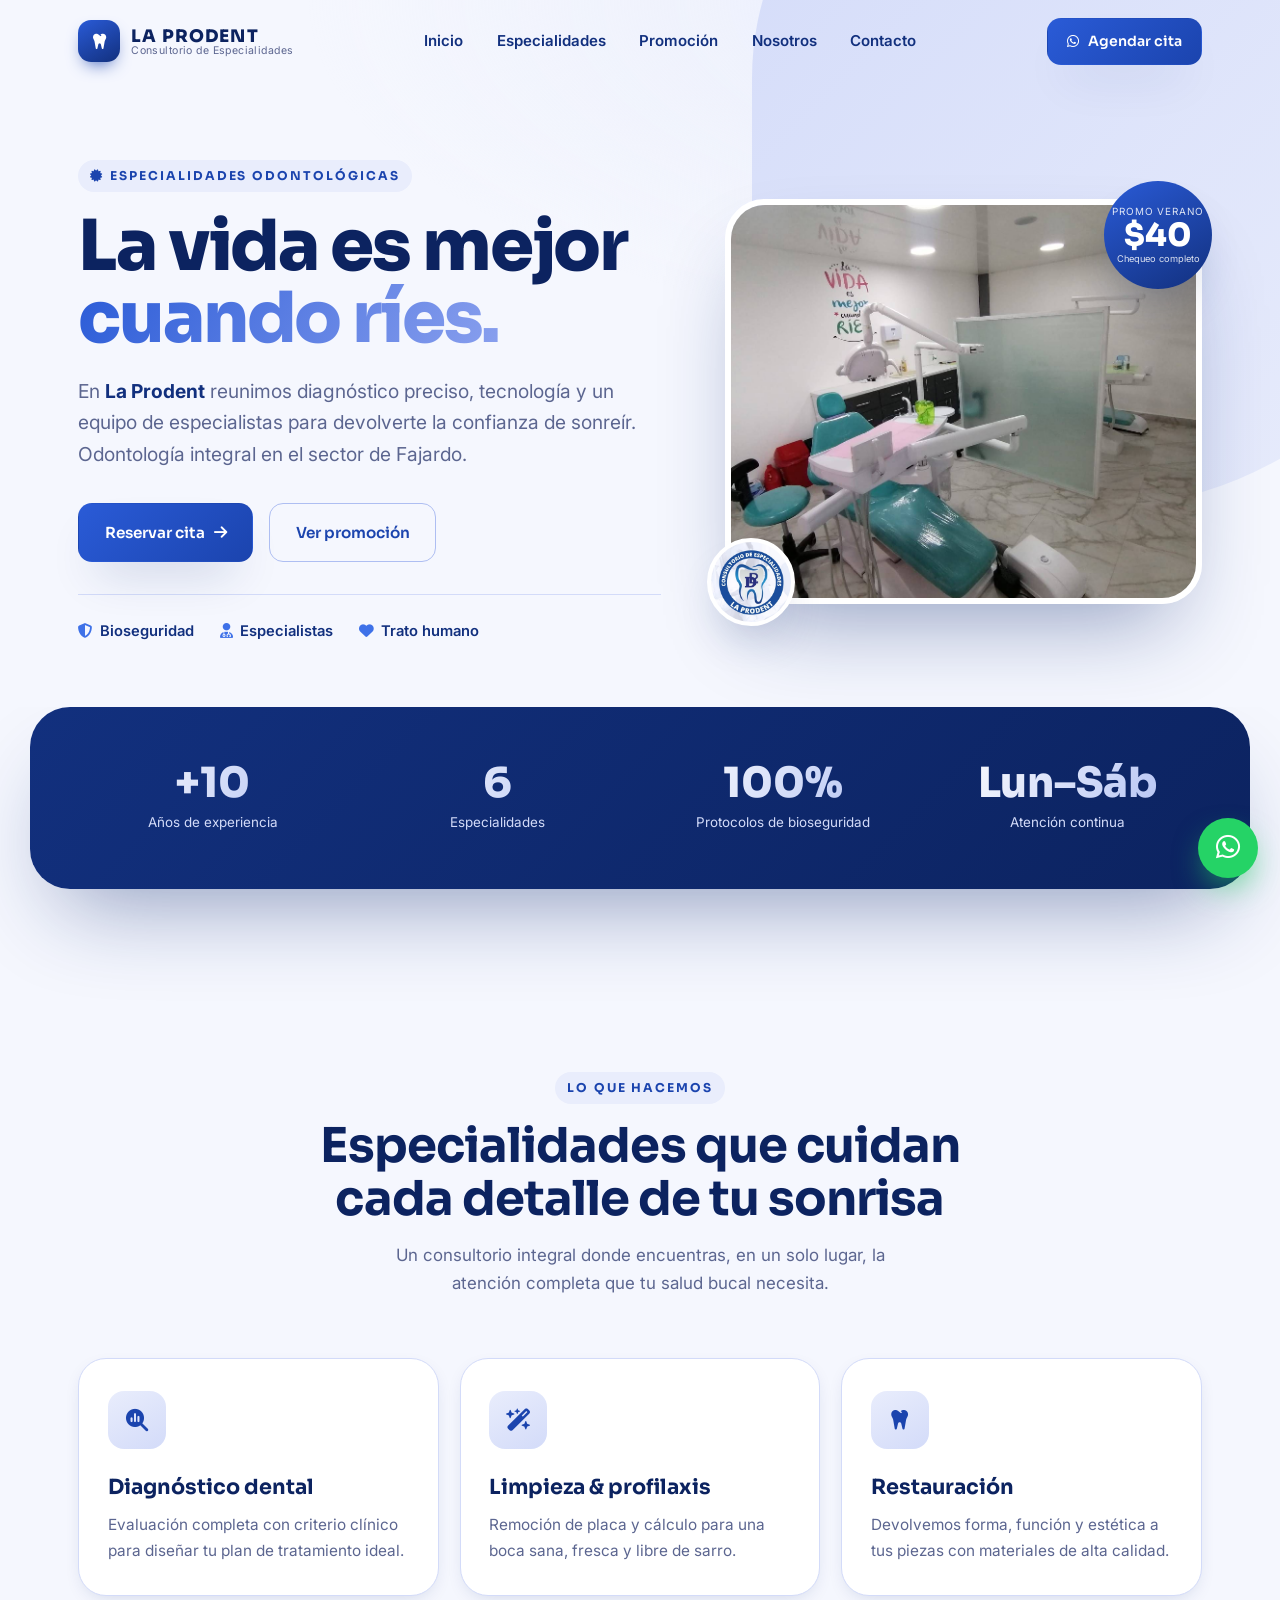
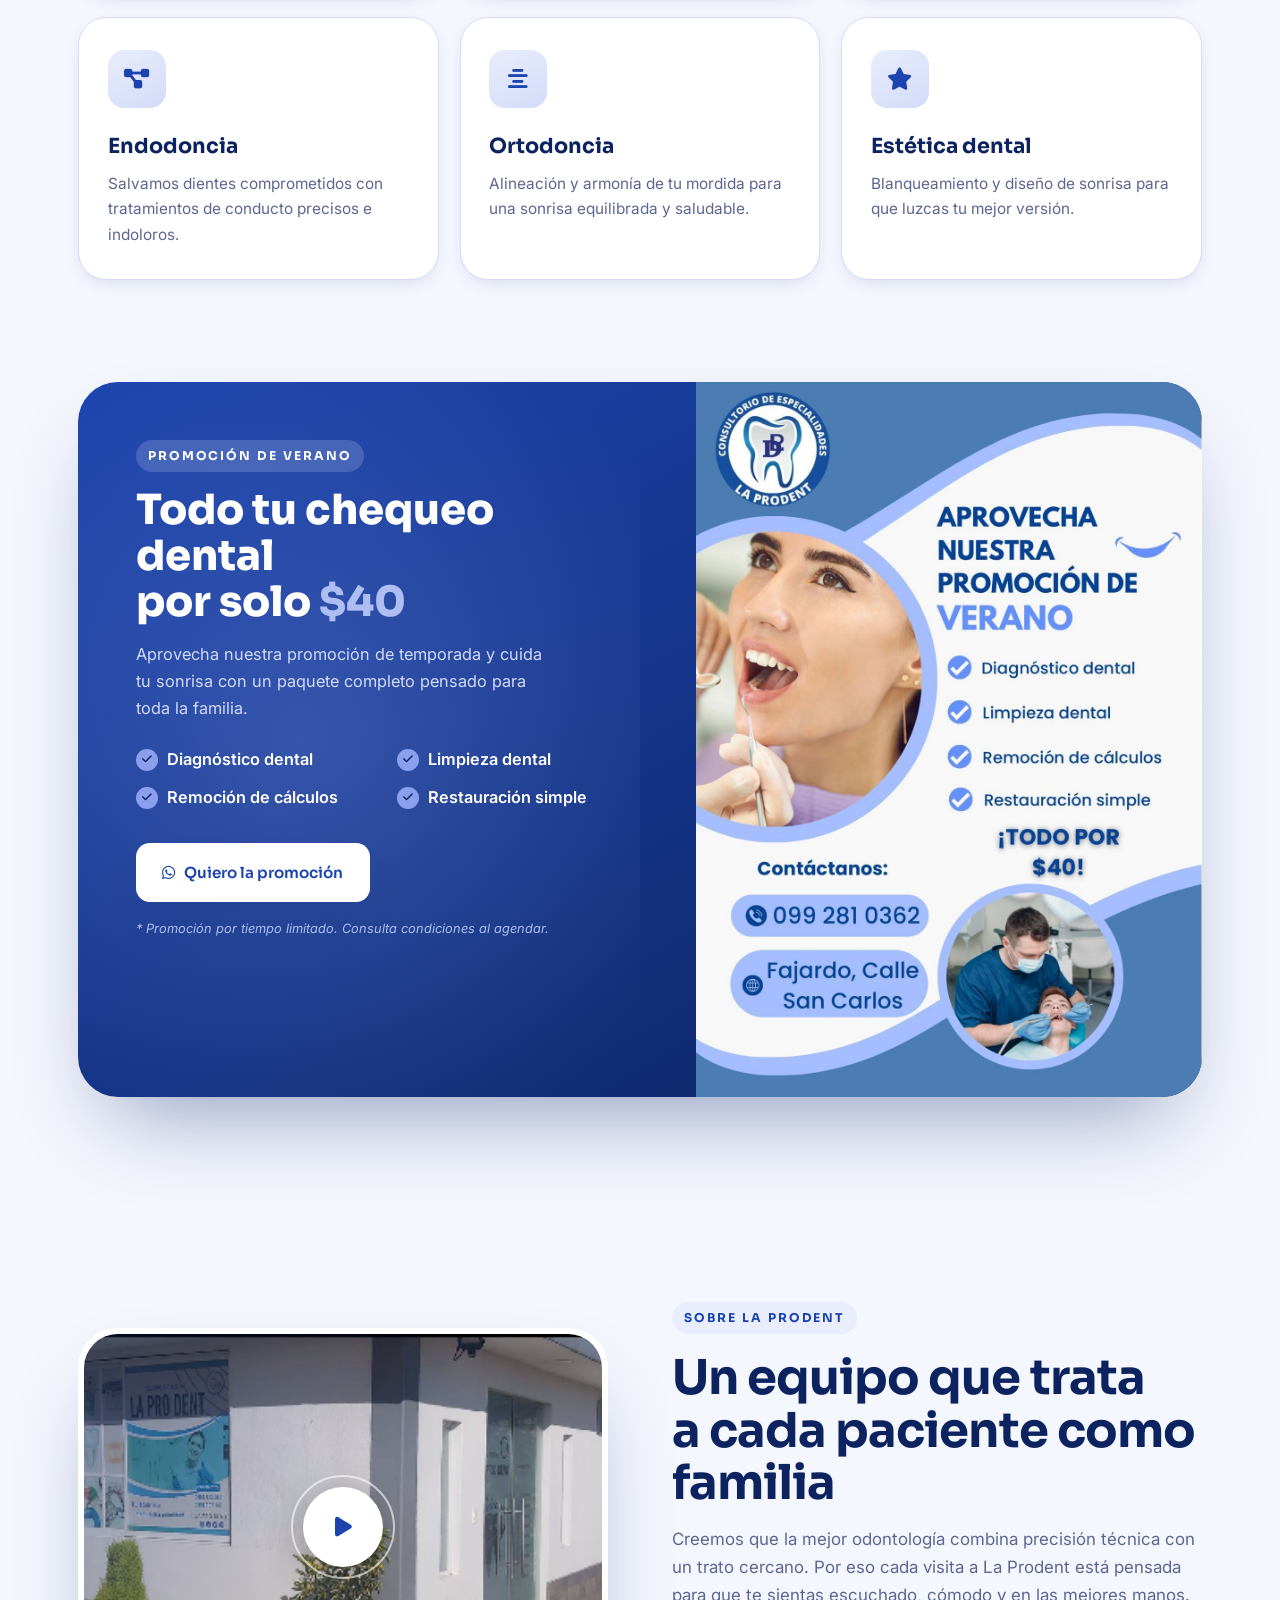
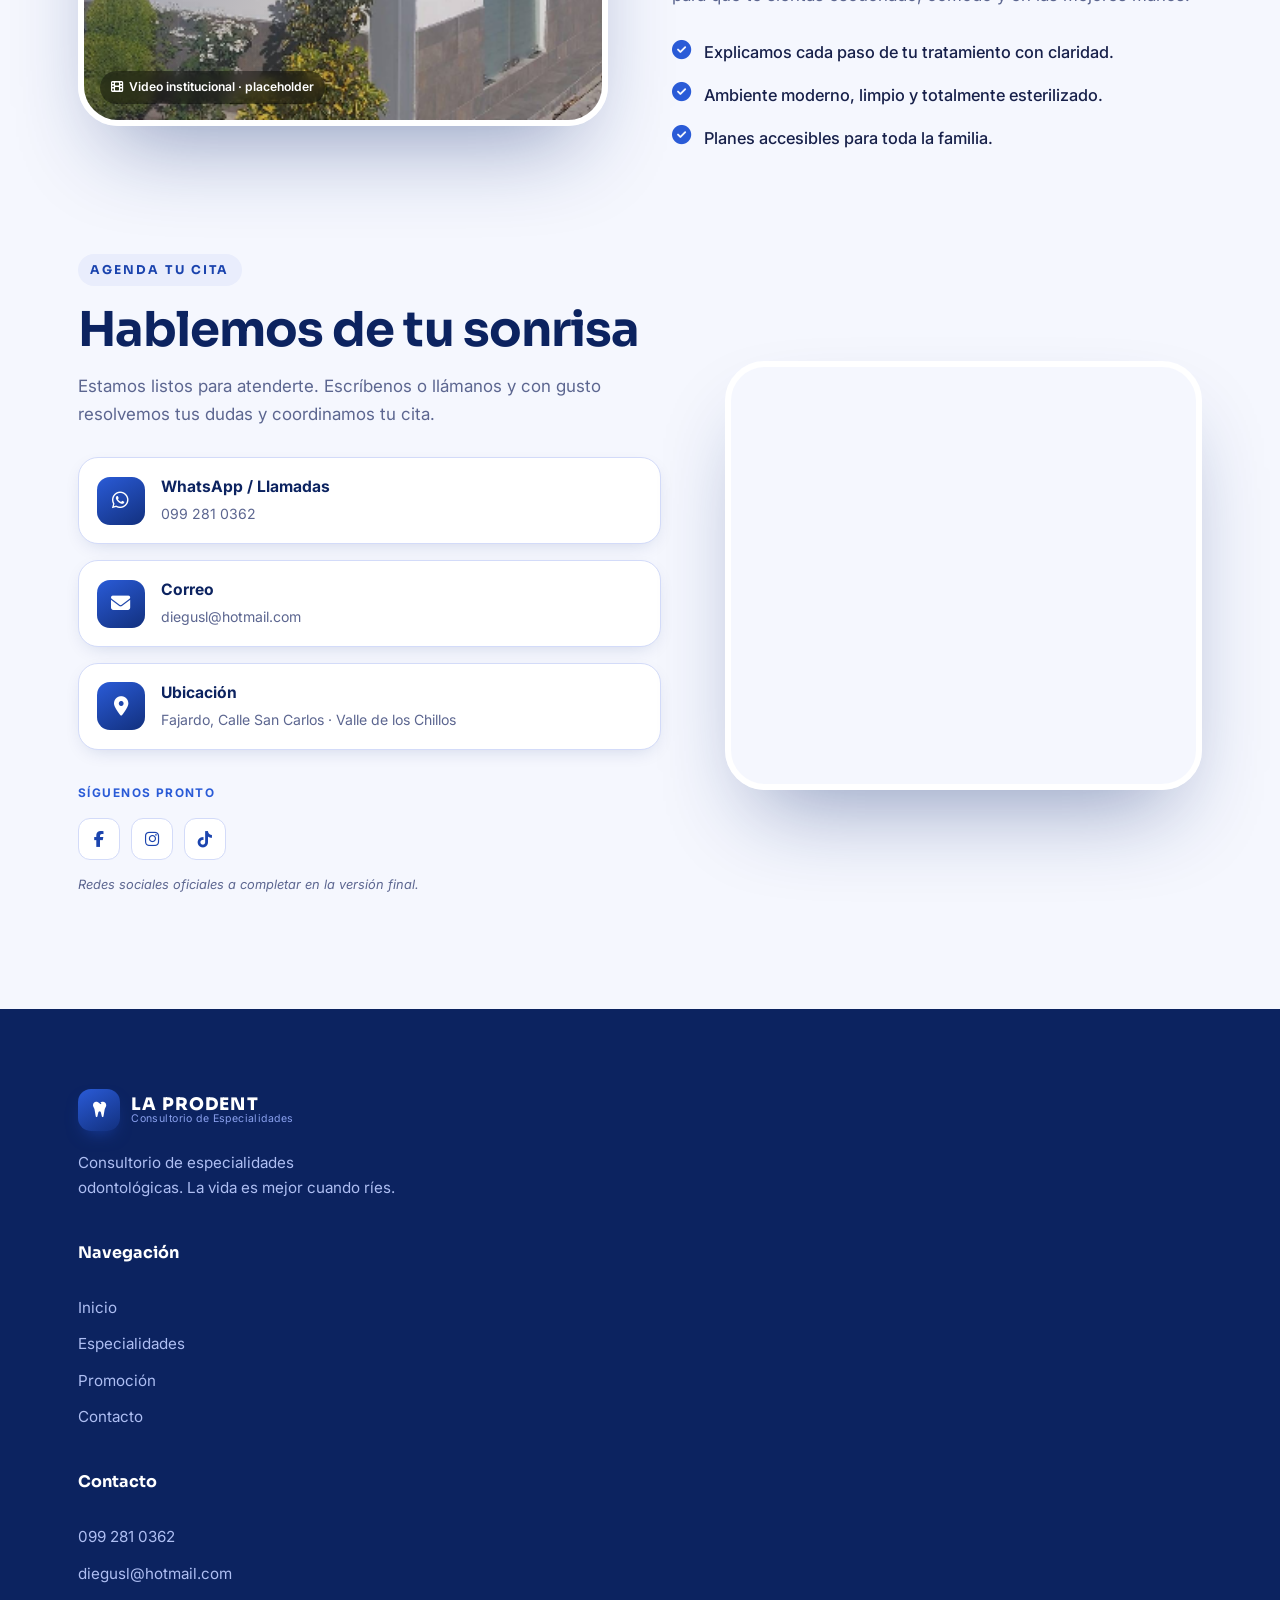
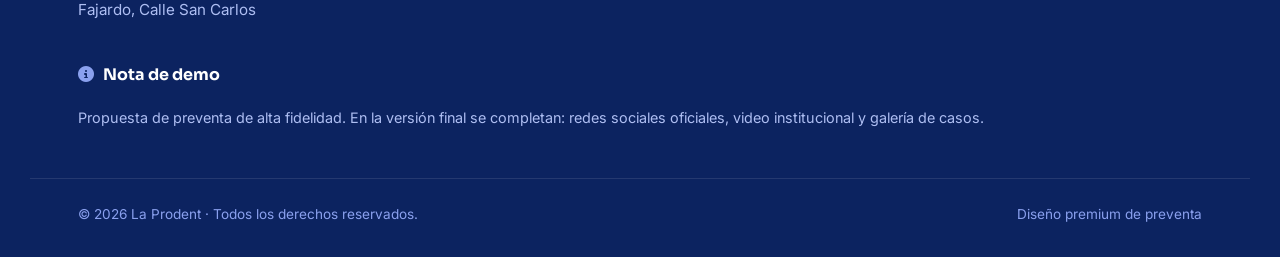
<file: index.html>
﻿<!DOCTYPE html>
<html lang="es">
<head>
    <meta charset="UTF-8">
    <meta name="viewport" content="width=device-width, initial-scale=1.0">
    <meta name="description" content="La Prodent · Consultorio de Especialidades Odontológicas en Fajardo. Diagnóstico, limpieza y restauración con atención cálida. Promo de verano desde $40. Citas: 099 281 0362.">
    <title>La Prodent · Consultorio de Especialidades Odontológicas</title>

    <link rel="preconnect" href="https://fonts.googleapis.com">
    <link rel="preconnect" href="https://fonts.gstatic.com" crossorigin>
    <link href="https://fonts.googleapis.com/css2?family=Sora:wght@400;500;600;700;800&family=Inter:wght@300;400;500;600;700&display=swap" rel="stylesheet">

    <link rel="stylesheet" href="styles.css">
    <link rel="stylesheet" href="https://cdnjs.cloudflare.com/ajax/libs/font-awesome/6.5.1/css/all.min.css">
</head>
<body>

    <!-- ======= HEADER ======= -->
    <header class="site-header" id="header">
        <div class="shell header-inner">
            <a href="#inicio" class="brand">
                <span class="brand-mark" aria-hidden="true"><i class="fa-solid fa-tooth"></i></span>
                <span class="brand-text">
                    <strong>LA PRODENT</strong>
                    <em>Consultorio de Especialidades</em>
                </span>
            </a>
            <nav class="nav" id="nav">
                <a href="#inicio" class="nav-link">Inicio</a>
                <a href="#especialidades" class="nav-link">Especialidades</a>
                <a href="#promo" class="nav-link">Promoción</a>
                <a href="#nosotros" class="nav-link">Nosotros</a>
                <a href="contacto.html" class="nav-link">Contacto</a>
            </nav>
            <div class="header-actions">
                <a href="contacto.html" target="_blank" rel="noopener" class="btn btn-solid btn-sm">
                    <i class="fa-brands fa-whatsapp"></i><span>Agendar cita</span>
                </a>
                <button class="burger" id="burger" aria-label="Abrir menú" aria-expanded="false">
                    <span></span><span></span><span></span>
                </button>
            </div>
        </div>
    </header>

    <main>
        <!-- ======= HERO ======= -->
        <section class="hero" id="inicio">
            <div class="hero-shape" aria-hidden="true"></div>
            <div class="shell hero-grid">
                <div class="hero-copy reveal">
                    <span class="eyebrow"><i class="fa-solid fa-certificate"></i> Especialidades Odontológicas</span>
                    <h1>La vida es mejor<br><span class="grad">cuando ríes.</span></h1>
                    <p class="lead">
                        En <strong>La Prodent</strong> reunimos diagnóstico preciso, tecnología y un equipo de
                        especialistas para devolverte la confianza de sonreír. Odontología integral en el sector de Fajardo.
                    </p>
                    <div class="hero-cta">
                        <a href="contacto.html" target="_blank" rel="noopener" class="btn btn-solid">
                            <span>Reservar cita</span> <i class="fa-solid fa-arrow-right"></i>
                        </a>
                        <a href="#promo" class="btn btn-ghost"><span>Ver promoción</span></a>
                    </div>
                    <ul class="hero-badges">
                        <li><i class="fa-solid fa-shield-halved"></i> Bioseguridad</li>
                        <li><i class="fa-solid fa-user-doctor"></i> Especialistas</li>
                        <li><i class="fa-solid fa-heart"></i> Trato humano</li>
                    </ul>
                </div>
                <div class="hero-visual reveal">
                    <div class="hero-card">
                        <img src="imagenes/Captura de pantalla 2026-07-13 163229.png" alt="Consultorio de La Prodent, ambiente moderno y cálido" loading="eager">
                    </div>
                    <div class="promo-badge">
                        <span>Promo verano</span>
                        <strong>$40</strong>
                        <em>Chequeo completo</em>
                    </div>
                    <div class="logo-float">
                        <img src="imagenes/316524239_503750775112130_8647010522597284069_n.jpg" alt="Logotipo La Prodent">
                    </div>
                </div>
            </div>
        </section>

        <!-- ======= STATS STRIP ======= -->
        <section class="stats-strip">
            <div class="shell stats-inner">
                <div class="stat reveal"><strong>+10</strong><span>Años de experiencia</span></div>
                <div class="stat reveal"><strong>6</strong><span>Especialidades</span></div>
                <div class="stat reveal"><strong>100%</strong><span>Protocolos de bioseguridad</span></div>
                <div class="stat reveal"><strong>Lun–Sáb</strong><span>Atención continua</span></div>
            </div>
        </section>

        <!-- ======= ESPECIALIDADES ======= -->
        <section class="specialties" id="especialidades">
            <div class="shell">
                <div class="section-head reveal">
                    <span class="eyebrow">Lo que hacemos</span>
                    <h2 class="section-title">Especialidades que cuidan<br>cada detalle de tu sonrisa</h2>
                    <p class="section-desc center">Un consultorio integral donde encuentras, en un solo lugar, la atención completa que tu salud bucal necesita.</p>
                </div>
                <div class="spec-grid">
                    <article class="spec reveal"><span class="spec-ico"><i class="fa-solid fa-magnifying-glass-chart"></i></span><h3>Diagnóstico dental</h3><p>Evaluación completa con criterio clínico para diseñar tu plan de tratamiento ideal.</p></article>
                    <article class="spec reveal"><span class="spec-ico"><i class="fa-solid fa-wand-magic-sparkles"></i></span><h3>Limpieza &amp; profilaxis</h3><p>Remoción de placa y cálculo para una boca sana, fresca y libre de sarro.</p></article>
                    <article class="spec reveal"><span class="spec-ico"><i class="fa-solid fa-tooth"></i></span><h3>Restauración</h3><p>Devolvemos forma, función y estética a tus piezas con materiales de alta calidad.</p></article>
                    <article class="spec reveal"><span class="spec-ico"><i class="fa-solid fa-diagram-project"></i></span><h3>Endodoncia</h3><p>Salvamos dientes comprometidos con tratamientos de conducto precisos e indoloros.</p></article>
                    <article class="spec reveal"><span class="spec-ico"><i class="fa-solid fa-align-center"></i></span><h3>Ortodoncia</h3><p>Alineación y armonía de tu mordida para una sonrisa equilibrada y saludable.</p></article>
                    <article class="spec reveal"><span class="spec-ico"><i class="fa-solid fa-star"></i></span><h3>Estética dental</h3><p>Blanqueamiento y diseño de sonrisa para que luzcas tu mejor versión.</p></article>
                </div>
            </div>
        </section>

        <!-- ======= PROMO ======= -->
        <section class="promo" id="promo">
            <div class="shell">
                <div class="promo-card reveal">
                    <div class="promo-content">
                        <span class="eyebrow eyebrow-light">Promoción de verano</span>
                        <h2>Todo tu chequeo dental<br>por solo <span class="price">$40</span></h2>
                        <p>Aprovecha nuestra promoción de temporada y cuida tu sonrisa con un paquete completo pensado para toda la familia.</p>
                        <ul class="promo-list">
                            <li><i class="fa-solid fa-check"></i> Diagnóstico dental</li>
                            <li><i class="fa-solid fa-check"></i> Limpieza dental</li>
                            <li><i class="fa-solid fa-check"></i> Remoción de cálculos</li>
                            <li><i class="fa-solid fa-check"></i> Restauración simple</li>
                        </ul>
                        <a href="contacto.html" target="_blank" rel="noopener" class="btn btn-white">
                            <i class="fa-brands fa-whatsapp"></i><span>Quiero la promoción</span>
                        </a>
                        <em class="promo-terms">* Promoción por tiempo limitado. Consulta condiciones al agendar.</em>
                    </div>
                    <div class="promo-visual">
                        <img src="imagenes/737721926_1453863726767492_3241766682543866954_n.jpg" alt="Promoción de verano de La Prodent">
                    </div>
                </div>
            </div>
        </section>

        <!-- ======= NOSOTROS / VIDEO ======= -->
        <section class="about" id="nosotros">
            <div class="shell about-grid">
                <div class="about-visual reveal">
                    <div class="about-media">
                        <img src="imagenes/Captura de pantalla 2026-07-13 163128.png" alt="Fachada del consultorio La Prodent">
                        <button class="play" id="playBtn" aria-label="Reproducir video institucional"><i class="fa-solid fa-play"></i></button>
                        <span class="video-tag"><i class="fa-solid fa-film"></i> Video institucional · placeholder</span>
                    </div>
                </div>
                <div class="about-copy reveal">
                    <span class="eyebrow">Sobre La Prodent</span>
                    <h2 class="section-title">Un equipo que trata<br>a cada paciente como familia</h2>
                    <p class="section-desc">Creemos que la mejor odontología combina precisión técnica con un trato cercano. Por eso cada visita a La Prodent está pensada para que te sientas escuchado, cómodo y en las mejores manos.</p>
                    <div class="about-points">
                        <div><i class="fa-solid fa-circle-check"></i><span>Explicamos cada paso de tu tratamiento con claridad.</span></div>
                        <div><i class="fa-solid fa-circle-check"></i><span>Ambiente moderno, limpio y totalmente esterilizado.</span></div>
                        <div><i class="fa-solid fa-circle-check"></i><span>Planes accesibles para toda la familia.</span></div>
                    </div>
                </div>
            </div>
        </section>

        <!-- ======= CONTACTO ======= -->
        <section class="contact" id="contacto">
            <div class="shell contact-grid">
                <div class="contact-copy reveal">
                    <span class="eyebrow">Agenda tu cita</span>
                    <h2 class="section-title">Hablemos de tu sonrisa</h2>
                    <p class="section-desc">Estamos listos para atenderte. Escríbenos o llámanos y con gusto resolvemos tus dudas y coordinamos tu cita.</p>
                    <div class="contact-methods">
                        <a href="https://wa.me/593992810362?text=Hola%20La%20Prodent,%20deseo%20agendar%20una%20cita." target="_blank" rel="noopener" class="method">
                            <span class="method-ico"><i class="fa-brands fa-whatsapp"></i></span>
                            <span class="method-txt"><strong>WhatsApp / Llamadas</strong><em>099 281 0362</em></span>
                        </a>
                        <a href="mailto:diegusl@hotmail.com" class="method">
                            <span class="method-ico"><i class="fa-solid fa-envelope"></i></span>
                            <span class="method-txt"><strong>Correo</strong><em>diegusl@hotmail.com</em></span>
                        </a>
                        <div class="method method-static">
                            <span class="method-ico"><i class="fa-solid fa-location-dot"></i></span>
                            <span class="method-txt"><strong>Ubicación</strong><em>Fajardo, Calle San Carlos · Valle de los Chillos</em></span>
                        </div>
                    </div>
                    <div class="social-placeholder">
                        <span>Síguenos pronto</span>
                        <div class="social-row">
                            <a href="#" class="soc" aria-label="Facebook (por definir)"><i class="fa-brands fa-facebook-f"></i></a>
                            <a href="#" class="soc" aria-label="Instagram (por definir)"><i class="fa-brands fa-instagram"></i></a>
                            <a href="#" class="soc" aria-label="TikTok (por definir)"><i class="fa-brands fa-tiktok"></i></a>
                        </div>
                        <em class="hint">Redes sociales oficiales a completar en la versión final.</em>
                    </div>
                </div>
                <div class="contact-map reveal">
                    <div class="map-frame">
                        <iframe title="Ubicación de La Prodent"
                            src="https://www.google.com/maps/embed?pb=!1m18!1m12!1m3!1d1994.86!2d-78.4718656!3d-0.3343683!2m3!1f0!2f0!3f0!3m2!1i1024!2i768!4f13.1!3m3!1m2!1s0x91d5bd5540ba1ea3%3A0x9b18bf7d65802298!2sConsultorio%20Dental%20Laprodent!5e0!3m2!1ses!2sec!4v1700000000000!5m2!1ses!2sec"
                            width="100%" height="100%" style="border:0;" allowfullscreen="" loading="lazy" referrerpolicy="no-referrer-when-downgrade"></iframe>
                    </div>
                </div>
            </div>
        </section>
    </main>

    <!-- ======= FOOTER ======= -->
    <footer class="site-footer">
        <div class="shell footer-grid">
            <div class="footer-brand">
                <a href="#inicio" class="brand brand-footer">
                    <span class="brand-mark"><i class="fa-solid fa-tooth"></i></span>
                    <span class="brand-text"><strong>LA PRODENT</strong><em>Consultorio de Especialidades</em></span>
                </a>
                <p>Consultorio de especialidades odontológicas. La vida es mejor cuando ríes.</p>
            </div>
            <div class="footer-col">
                <h4>Navegación</h4>
                <a href="#inicio">Inicio</a>
                <a href="#especialidades">Especialidades</a>
                <a href="#promo">Promoción</a>
                <a href="contacto.html">Contacto</a>
            </div>
            <div class="footer-col">
                <h4>Contacto</h4>
                <a href="tel:0992810362">099 281 0362</a>
                <a href="mailto:diegusl@hotmail.com">diegusl@hotmail.com</a>
                <span>Fajardo, Calle San Carlos</span>
            </div>
            <div class="footer-note">
                <h4><i class="fa-solid fa-circle-info"></i> Nota de demo</h4>
                <p>Propuesta de preventa de alta fidelidad. En la versión final se completan: redes sociales oficiales, video institucional y galería de casos.</p>
            </div>
        </div>
        <div class="shell footer-bottom">
            <p>© 2026 La Prodent · Todos los derechos reservados.</p>
            <p>Diseño premium de preventa</p>
        </div>
    </footer>

    <a href="https://wa.me/593992810362?text=Hola%20La%20Prodent,%20deseo%20agendar%20una%20cita." target="_blank" rel="noopener" class="wa-float" aria-label="Escríbenos por WhatsApp">
        <i class="fa-brands fa-whatsapp"></i>
    </a>

    <script src="script.js"></script>
</body>
</html>
</file>
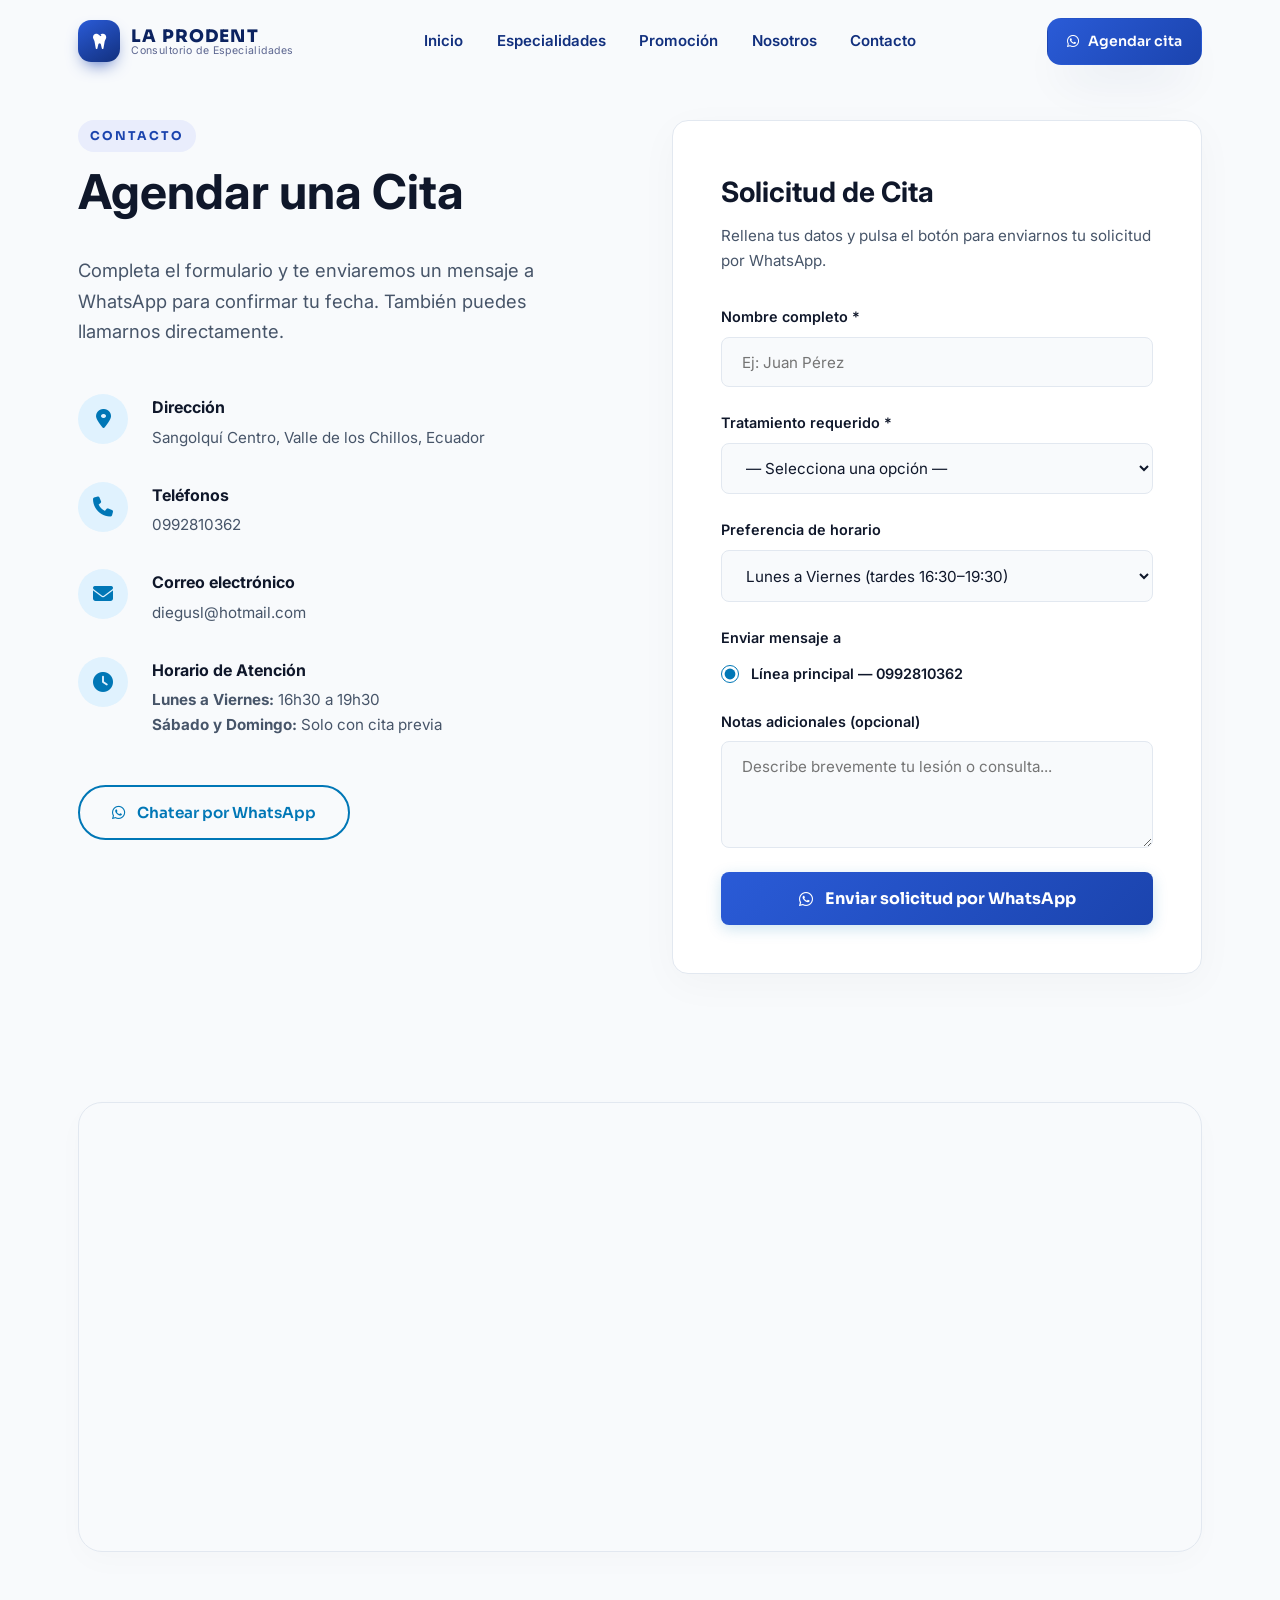
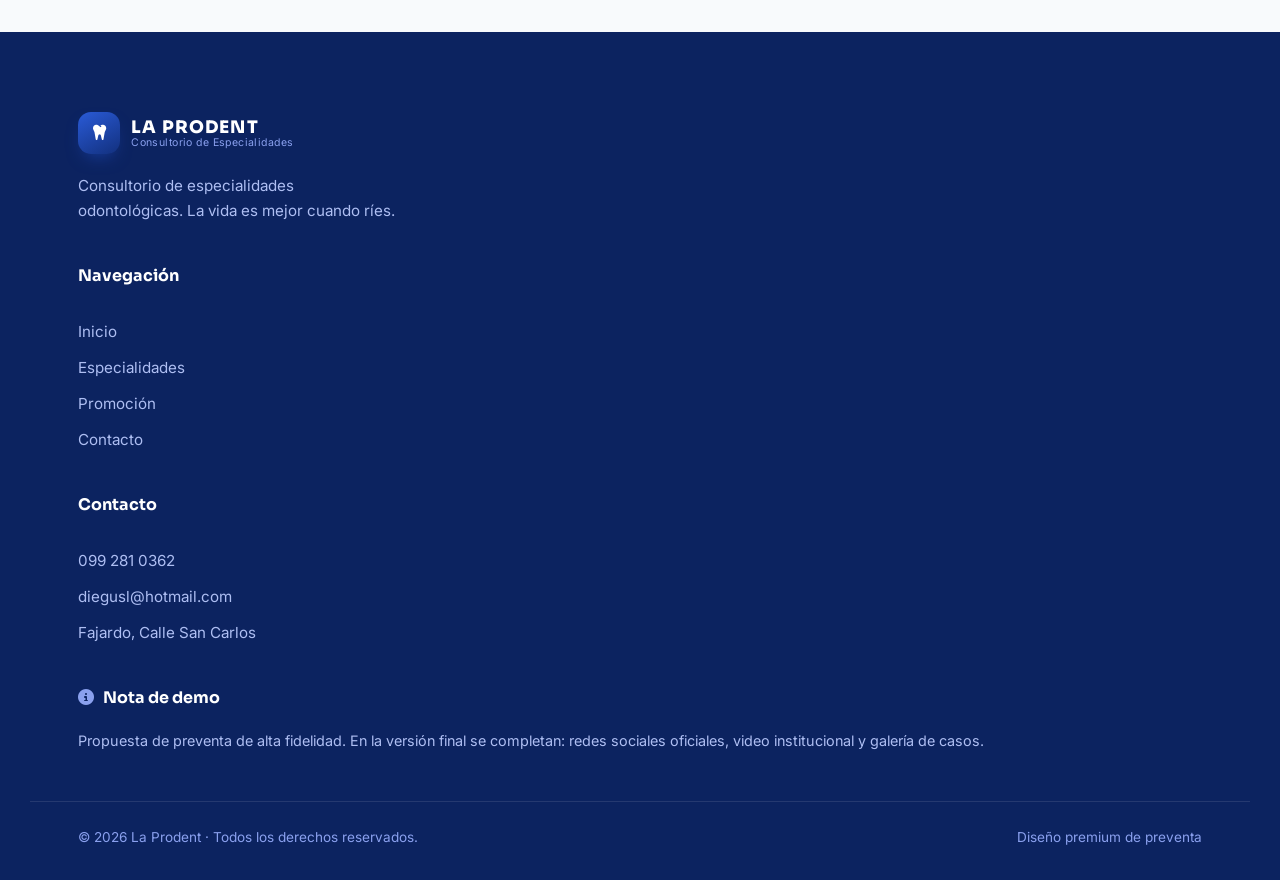
<file: contacto.html>
﻿<!DOCTYPE html>
<html lang="es">
<head>
    <meta charset="UTF-8">
    <meta name="viewport" content="width=device-width, initial-scale=1.0">
    <meta name="description" content="Agenda tu cita en línea. Rellena el formulario y envíanos tu solicitud directamente a nuestro WhatsApp.">
    <title>Agendar Cita | Formulario de Contacto Directo</title>
    
    <meta charset="UTF-8">
    <meta name="viewport" content="width=device-width, initial-scale=1.0">
    
    

    <link rel="preconnect" href="https://fonts.googleapis.com">
    <link rel="preconnect" href="https://fonts.gstatic.com" crossorigin>
    <link href="https://fonts.googleapis.com/css2?family=Sora:wght@400;500;600;700;800&family=Inter:wght@300;400;500;600;700&display=swap" rel="stylesheet">

    <link rel="stylesheet" href="styles.css">
    <link rel="stylesheet" href="https://cdnjs.cloudflare.com/ajax/libs/font-awesome/6.5.1/css/all.min.css">

</head>
<body>

<header class="site-header" id="header">
        <div class="shell header-inner">
            <a href="index.html#inicio" class="brand">
                <span class="brand-mark" aria-hidden="true"><i class="fa-solid fa-tooth"></i></span>
                <span class="brand-text">
                    <strong>LA PRODENT</strong>
                    <em>Consultorio de Especialidades</em>
                </span>
            </a>
            <nav class="nav" id="nav">
                <a href="index.html#inicio" class="nav-link">Inicio</a>
                <a href="index.html#especialidades" class="nav-link">Especialidades</a>
                <a href="index.html#promo" class="nav-link">Promoción</a>
                <a href="index.html#nosotros" class="nav-link">Nosotros</a>
                <a href="contacto.html" class="nav-link">Contacto</a>
            </nav>
            <div class="header-actions">
                <a href="contacto.html" target="_blank" rel="noopener" class="btn btn-solid btn-sm">
                    <i class="fa-brands fa-whatsapp"></i><span>Agendar cita</span>
                </a>
                <button class="burger" id="burger" aria-label="Abrir menú" aria-expanded="false">
                    <span></span><span></span><span></span>
                </button>
            </div>
        </div>
    </header>

<main class="contact-page-main">
    <section class="contact-form-section">
        <div class="shell contact-grid-container">
            <!-- Columna de Información -->
            <div class="contact-info-col reveal">
                <span class="eyebrow">Contacto</span>
                <h1 class="page-title">Agendar una Cita</h1>
                <p class="lead-text">Completa el formulario y te enviaremos un mensaje a WhatsApp para confirmar tu fecha. También puedes llamarnos directamente.</p>
                
                <div class="info-blocks">
                    <div class="info-item">
                        <div class="info-icon"><i class="fa-solid fa-location-dot"></i></div>
                        <div class="info-text">
                            <h4>Dirección</h4>
                            <p>Sangolquí Centro, Valle de los Chillos, Ecuador</p>
                        </div>
                    </div>
                    
                    <div class="info-item">
                        <div class="info-icon"><i class="fa-solid fa-phone"></i></div>
                        <div class="info-text">
                            <h4>Teléfonos</h4>
                            <p>0992810362</p>
                        </div>
                    </div>

                                        <div class="info-item">
                        <div class="info-icon"><i class="fa-solid fa-envelope"></i></div>
                        <div class="info-text">
                            <h4>Correo electrónico</h4>
                            <p>diegusl@hotmail.com</p>
                        </div>
                    </div>
                    
                    <div class="info-item">
                        <div class="info-icon"><i class="fa-solid fa-clock"></i></div>
                        <div class="info-text">
                            <h4>Horario de Atención</h4>
                            <p><strong>Lunes a Viernes:</strong> 16h30 a 19h30<br><strong>Sábado y Domingo:</strong> Solo con cita previa</p>
                        </div>
                    </div>
                </div>

                <a href="https://wa.me/593992810362?text=Hola,%20deseo%20más%20información." target="_blank" rel="noopener" class="btn btn-line btn-wa-chat">
                    <i class="fa-brands fa-whatsapp"></i> <span>Chatear por WhatsApp</span>
                </a>
            </div>

            <!-- Columna del Formulario -->
            <div class="contact-form-col reveal">
                <div class="form-card">
                    <h3>Solicitud de Cita</h3>
                    <p class="form-instructions">Rellena tus datos y pulsa el botón para enviarnos tu solicitud por WhatsApp.</p>
                    
                    <form id="appointmentForm" class="appointment-form">
                        <div class="form-group">
                            <label for="fullName">Nombre completo *</label>
                            <input type="text" id="fullName" placeholder="Ej: Juan Pérez" required>
                        </div>

                        <div class="form-group">
                            <label for="treatment">Tratamiento requerido *</label>
                            <select id="treatment" required>
                                <option value="" disabled selected>— Selecciona una opción —</option>
                                <option value="Profilaxis">Profilaxis (Limpieza Dental)</option>
                                <option value="Calzas Dentales">Calzas Dentales (Restauración)</option>
                                <option value="Endodoncia">Endodoncia (Tratamiento de conducto)</option>
                                <option value="Ortodoncia">Ortodoncia (Brackets/Alineadores)</option>
                                <option value="Estética Dental">Estética Dental (Diseño/Blanqueamiento)</option>
                                <option value="Otro">Otro tratamiento / Consulta general</option>
                            </select>
                        </div>

                        <div class="form-group">
                            <label for="timePreference">Preferencia de horario</label>
                            <select id="timePreference">
                                <option value="Lunes a Viernes (tardes 16:30-19:30)">Lunes a Viernes (tardes 16:30–19:30)</option>
                                <option value="Sábados (con cita previa)">Sábados (con cita previa)</option>
                                <option value="Cualquier horario disponible">Cualquier horario disponible</option>
                            </select>
                        </div>

                        <div class="form-group">
                            <label>Enviar mensaje a</label>
                            <div class="radio-group">
                                <label class="radio-label">
                                    <input type="radio" name="phoneLine" value="593992810362" checked>
                                    <span>Línea principal — 0992810362</span>
                                </label>
                            </div>
                        </div>

                        <div class="form-group">
                            <label for="notes">Notas adicionales (opcional)</label>
                            <textarea id="notes" rows="4" placeholder="Describe brevemente tu lesión o consulta..."></textarea>
                        </div>

                        <button type="submit" class="btn btn-solid btn-submit">
                            <i class="fa-brands fa-whatsapp"></i> <span>Enviar solicitud por WhatsApp</span>
                        </button>
                    </form>
                </div>
            </div>
        </div>
    </section>

    <!-- Mapa -->
    <section class="contact-map-section">
        <div class="shell">
            <div class="map-wrapper">
                <iframe title="Ubicación de La Prodent"
                            src="https://www.google.com/maps/embed?pb=!1m18!1m12!1m3!1d1994.86!2d-78.4718656!3d-0.3343683!2m3!1f0!2f0!3f0!3m2!1i1024!2i768!4f13.1!3m3!1m2!1s0x91d5bd5540ba1ea3%3A0x9b18bf7d65802298!2sConsultorio%20Dental%20Laprodent!5e0!3m2!1ses!2sec!4v1700000000000!5m2!1ses!2sec"
                            width="100%" height="100%" style="border:0;" allowfullscreen="" loading="lazy" referrerpolicy="no-referrer-when-downgrade"></iframe>
            </div>
        </div>
    </section>
</main>

<footer class="site-footer">
        <div class="shell footer-grid">
            <div class="footer-brand">
                <a href="index.html#inicio" class="brand brand-footer">
                    <span class="brand-mark"><i class="fa-solid fa-tooth"></i></span>
                    <span class="brand-text"><strong>LA PRODENT</strong><em>Consultorio de Especialidades</em></span>
                </a>
                <p>Consultorio de especialidades odontológicas. La vida es mejor cuando ríes.</p>
            </div>
            <div class="footer-col">
                <h4>Navegación</h4>
                <a href="index.html#inicio">Inicio</a>
                <a href="index.html#especialidades">Especialidades</a>
                <a href="index.html#promo">Promoción</a>
                <a href="index.html#contacto">Contacto</a>
            </div>
            <div class="footer-col">
                <h4>Contacto</h4>
                <a href="tel:0992810362">099 281 0362</a>
                <a href="mailto:diegusl@hotmail.com">diegusl@hotmail.com</a>
                <span>Fajardo, Calle San Carlos</span>
            </div>
            <div class="footer-note">
                <h4><i class="fa-solid fa-circle-info"></i> Nota de demo</h4>
                <p>Propuesta de preventa de alta fidelidad. En la versión final se completan: redes sociales oficiales, video institucional y galería de casos.</p>
            </div>
        </div>
        <div class="shell footer-bottom">
            <p>© 2026 La Prodent · Todos los derechos reservados.</p>
            <p>Diseño premium de preventa</p>
        </div>
    </footer>

<script src="script.js"></script>
</body>
</html>
</file>
<file: styles.css>
/* ============================================================
   LA PRODENT · Consultorio de Especialidades
   Paleta corporativa: azul rey profundo + periwinkle/lavanda.
   ============================================================ */

:root {
    --blue-900: #0C2360;
    --blue-800: #12307E;
    --blue-700: #1B44AE;
    --blue-600: #2A5BD7;
    --blue-500: #3E71E8;
    --peri-400: #8AA0EE;
    --peri-300: #AEBEF2;
    --peri-200: #D3DBF9;
    --peri-100: #E9EDFC;

    --cloud:   #F5F7FE;
    --white:   #FFFFFF;
    --ink:     #17204A;
    --muted:   #5C6690;

    --accent:    var(--blue-600);
    --accent-dk: var(--blue-700);

    --serif: "Sora", system-ui, sans-serif;
    --sans:  "Inter", system-ui, -apple-system, sans-serif;

    --r-sm: 12px;
    --r-md: 20px;
    --r-lg: 28px;
    --r-xl: 40px;

    --shadow-sm: 0 6px 20px -8px rgba(16,42,110,.20);
    --shadow-md: 0 24px 48px -20px rgba(16,42,110,.30);
    --shadow-lg: 0 44px 90px -32px rgba(16,42,110,.45);

    --shell: 1220px;
    --ease: cubic-bezier(.22,.61,.36,1);
}

*, *::before, *::after { box-sizing: border-box; }
* { margin: 0; }
html { scroll-behavior: smooth; -webkit-text-size-adjust: 100%; }
body { font-family: var(--sans); color: var(--ink); background: var(--cloud); line-height: 1.65; font-size: 1.02rem; -webkit-font-smoothing: antialiased; overflow-x: hidden; }
img { max-width: 100%; display: block; }
a { color: inherit; text-decoration: none; }
ul { list-style: none; padding: 0; }

.shell { width: 100%; max-width: var(--shell); margin-inline: auto; padding-inline: clamp(20px, 5vw, 48px); }

.eyebrow {
    display: inline-flex; align-items: center; gap: .5em;
    font-family: var(--serif); font-size: .76rem; font-weight: 700;
    letter-spacing: .16em; text-transform: uppercase; color: var(--accent-dk);
    background: var(--peri-100); padding: .5em 1em; border-radius: 999px;
}
.eyebrow-light { color: #fff; background: rgba(255,255,255,.16); }

.section-title { font-family: var(--serif); font-weight: 700; font-size: clamp(1.9rem, 4.2vw, 3rem); line-height: 1.1; letter-spacing: -.02em; color: var(--blue-900); }
.section-desc { color: var(--muted); font-size: 1.06rem; max-width: 48ch; margin-top: 1rem; }
.section-desc.center { margin-inline: auto; }
.section-head { text-align: center; max-width: 720px; margin: 0 auto clamp(2.5rem, 5vw, 3.8rem); }
.section-head .eyebrow { margin-bottom: 1rem; }

/* Buttons */
.btn { --pad: 1rem 1.6rem; display: inline-flex; align-items: center; justify-content: center; gap: .6em; padding: var(--pad); border-radius: 14px; font-family: var(--serif); font-weight: 600; font-size: .95rem; cursor: pointer; border: 1.5px solid transparent; transition: transform .35s var(--ease), box-shadow .35s var(--ease), background .3s, color .3s; }
.btn i { transition: transform .35s var(--ease); }
.btn-sm { --pad: .7rem 1.2rem; font-size: .88rem; }
.btn-solid { background: linear-gradient(135deg, var(--blue-600), var(--blue-700)); color: #fff; box-shadow: var(--shadow-md); }
.btn-solid:hover { transform: translateY(-3px); }
.btn-solid:hover i { transform: translateX(4px); }
.btn-ghost { background: transparent; color: var(--blue-700); border-color: var(--peri-300); }
.btn-ghost:hover { background: var(--white); border-color: var(--blue-600); transform: translateY(-3px); box-shadow: var(--shadow-sm); }
.btn-white { background: #fff; color: var(--blue-700); box-shadow: var(--shadow-md); }
.btn-white:hover { transform: translateY(-3px); background: var(--peri-100); }

/* ============================================================ HEADER */
.site-header { position: fixed; inset: 0 0 auto 0; z-index: 100; padding: 1.1rem 0; transition: padding .4s var(--ease), background .4s, box-shadow .4s, border-color .4s; border-bottom: 1px solid transparent; }
.site-header.scrolled { padding: .55rem 0; background: color-mix(in srgb, var(--cloud) 82%, transparent); backdrop-filter: saturate(160%) blur(16px); -webkit-backdrop-filter: saturate(160%) blur(16px); box-shadow: var(--shadow-sm); border-bottom-color: var(--peri-200); }
.header-inner { display: flex; align-items: center; justify-content: space-between; gap: 1.5rem; }
.brand { display: inline-flex; align-items: center; gap: .7rem; }
.brand-mark { width: 42px; height: 42px; display: grid; place-items: center; border-radius: 13px; background: linear-gradient(150deg, var(--blue-600), var(--blue-800)); color: #fff; font-size: 1.1rem; box-shadow: 0 8px 18px -8px var(--blue-700); flex-shrink: 0; }
.brand-text { display: flex; flex-direction: column; line-height: 1.05; }
.brand-text strong { font-family: var(--serif); font-weight: 800; letter-spacing: .06em; font-size: 1.08rem; color: var(--blue-900); }
.brand-text em { font-style: normal; font-size: .66rem; letter-spacing: .04em; color: var(--muted); }
.nav { display: none; gap: .3rem; }
.nav-link { position: relative; padding: .5rem .9rem; font-weight: 600; font-size: .94rem; color: var(--blue-800); border-radius: 999px; transition: color .3s; }
.nav-link::after { content: ""; position: absolute; left: 50%; bottom: .3rem; width: 5px; height: 5px; border-radius: 50%; background: var(--accent); transform: translateX(-50%) scale(0); transition: transform .3s var(--ease); }
.nav-link:hover, .nav-link.active { color: var(--accent); }
.nav-link.active::after { transform: translateX(-50%) scale(1); }
.header-actions { display: flex; align-items: center; gap: .8rem; }
.burger { display: inline-flex; flex-direction: column; gap: 5px; width: 44px; height: 44px; align-items: center; justify-content: center; background: #fff; border: 1px solid var(--peri-200); border-radius: 12px; cursor: pointer; }
.burger span { width: 20px; height: 2px; background: var(--blue-800); border-radius: 2px; transition: transform .3s, opacity .3s; }
.burger.open span:nth-child(1) { transform: translateY(7px) rotate(45deg); }
.burger.open span:nth-child(2) { opacity: 0; }
.burger.open span:nth-child(3) { transform: translateY(-7px) rotate(-45deg); }
.nav.open { display: flex; flex-direction: column; gap: .2rem; position: fixed; inset: 74px 16px auto 16px; background: #fff; padding: 1rem; border-radius: var(--r-md); box-shadow: var(--shadow-lg); border: 1px solid var(--peri-200); animation: dropIn .35s var(--ease); }
.nav.open .nav-link { font-size: 1.05rem; padding: .85rem 1rem; }
@keyframes dropIn { from { opacity: 0; transform: translateY(-12px); } to { opacity: 1; transform: translateY(0); } }

/* ============================================================ HERO */
.hero { position: relative; padding: clamp(7rem, 16vw, 10rem) 0 clamp(3rem, 6vw, 4rem); overflow: hidden; background: radial-gradient(120% 90% at 90% 0%, var(--peri-100) 0%, transparent 55%), var(--cloud); }
.hero-shape { position: absolute; top: -30%; right: -15%; width: 60vw; height: 60vw; max-width: 720px; max-height: 720px; border-radius: 46% 54% 60% 40%; background: linear-gradient(135deg, var(--peri-200), var(--peri-100)); z-index: 0; }
.hero-grid { position: relative; z-index: 1; display: grid; gap: clamp(3rem, 6vw, 4rem); align-items: center; }
.hero-copy h1 { font-family: var(--serif); font-weight: 800; font-size: clamp(2.5rem, 7vw, 4.4rem); line-height: 1.02; letter-spacing: -.03em; color: var(--blue-900); margin: 1.2rem 0 1.3rem; }
.grad { background: linear-gradient(120deg, var(--blue-600), var(--peri-400)); -webkit-background-clip: text; background-clip: text; color: transparent; }
.hero-copy .lead { font-size: clamp(1.05rem, 2vw, 1.2rem); color: var(--muted); max-width: 52ch; }
.hero-copy .lead strong { color: var(--blue-800); font-weight: 700; }
.hero-cta { display: flex; flex-wrap: wrap; gap: 1rem; margin: 2rem 0 2rem; }
.hero-badges { display: flex; flex-wrap: wrap; gap: 1rem 1.6rem; padding-top: 1.5rem; border-top: 1px solid var(--peri-200); }
.hero-badges li { display: inline-flex; align-items: center; gap: .5em; font-weight: 600; font-size: .92rem; color: var(--blue-800); }
.hero-badges i { color: var(--blue-500); }

.hero-visual { position: relative; justify-self: center; width: 100%; max-width: 480px; }
.hero-card { border-radius: var(--r-xl); overflow: hidden; box-shadow: var(--shadow-lg); border: 6px solid #fff; aspect-ratio: 4/3.4; }
.hero-card img { width: 100%; height: 100%; object-fit: cover; }
.promo-badge { position: absolute; top: -18px; right: -10px; z-index: 3; display: flex; flex-direction: column; align-items: center; justify-content: center; width: 108px; height: 108px; border-radius: 50%; background: linear-gradient(150deg, var(--blue-600), var(--blue-800)); color: #fff; box-shadow: var(--shadow-md); animation: floatY 5s ease-in-out infinite; }
.promo-badge span { font-size: .62rem; letter-spacing: .1em; text-transform: uppercase; opacity: .85; }
.promo-badge strong { font-family: var(--serif); font-size: 2rem; font-weight: 800; line-height: 1; }
.promo-badge em { font-style: normal; font-size: .58rem; opacity: .85; }
.logo-float { position: absolute; bottom: -22px; left: -18px; z-index: 3; width: 88px; height: 88px; border-radius: 50%; overflow: hidden; background: #fff; border: 4px solid #fff; box-shadow: var(--shadow-md); animation: floatY 5s ease-in-out infinite .9s; }
.logo-float img { width: 100%; height: 100%; object-fit: cover; }
@keyframes floatY { 0%,100% { transform: translateY(0); } 50% { transform: translateY(-10px); } }

/* ============================================================ STATS */
.stats-strip { padding: 0 0 clamp(3rem, 7vw, 5rem); }
.stats-inner { display: grid; grid-template-columns: repeat(2, 1fr); gap: 1rem; background: linear-gradient(135deg, var(--blue-800), var(--blue-900)); border-radius: var(--r-xl); padding: clamp(2rem, 4vw, 3rem); box-shadow: var(--shadow-lg); }
.stat { text-align: center; color: #fff; padding: .5rem; }
.stat strong { font-family: var(--serif); display: block; font-size: clamp(1.8rem, 4vw, 2.6rem); font-weight: 800; line-height: 1; background: linear-gradient(120deg, #fff, var(--peri-300)); -webkit-background-clip: text; background-clip: text; color: transparent; }
.stat span { font-size: .84rem; color: var(--peri-200); margin-top: .4rem; display: block; }

/* ============================================================ ESPECIALIDADES */
.specialties { padding: clamp(3.5rem, 8vw, 6.5rem) 0; }
.spec-grid { display: grid; gap: 1.3rem; }
.spec { background: #fff; border: 1px solid var(--peri-200); border-radius: var(--r-lg); padding: 2rem 1.8rem; box-shadow: var(--shadow-sm); transition: transform .4s var(--ease), box-shadow .4s var(--ease), border-color .4s; }
.spec:hover { transform: translateY(-8px); box-shadow: var(--shadow-md); border-color: var(--peri-300); }
.spec-ico { display: grid; place-items: center; width: 58px; height: 58px; border-radius: 16px; background: linear-gradient(150deg, var(--peri-100), var(--peri-200)); color: var(--blue-700); font-size: 1.4rem; margin-bottom: 1.3rem; transition: transform .4s var(--ease); }
.spec:hover .spec-ico { transform: scale(1.08) rotate(-4deg); }
.spec h3 { font-family: var(--serif); font-weight: 700; font-size: 1.3rem; color: var(--blue-900); margin-bottom: .5rem; }
.spec p { color: var(--muted); font-size: .96rem; }

/* ============================================================ PROMO */
.promo { padding: 0 0 clamp(3.5rem, 8vw, 6.5rem); }
.promo-card { display: grid; gap: 0; background: linear-gradient(150deg, var(--blue-700), var(--blue-900)); border-radius: var(--r-xl); overflow: hidden; box-shadow: var(--shadow-lg); position: relative; }
.promo-card::before { content: ""; position: absolute; top: -40%; left: -10%; width: 60%; height: 180%; background: radial-gradient(circle, rgba(138,160,238,.28), transparent 60%); }
.promo-content { position: relative; z-index: 1; padding: clamp(2.2rem, 5vw, 3.6rem); color: #fff; }
.promo-content h2 { font-family: var(--serif); font-weight: 800; font-size: clamp(1.7rem, 4vw, 2.6rem); line-height: 1.1; margin: 1rem 0 1rem; }
.price { color: var(--peri-300); }
.promo-content > p { color: var(--peri-200); max-width: 42ch; margin-bottom: 1.5rem; }
.promo-list { display: grid; grid-template-columns: repeat(2, 1fr); gap: .7rem 1.2rem; margin-bottom: 2rem; }
.promo-list li { display: flex; align-items: center; gap: .6em; font-weight: 600; color: #fff; }
.promo-list i { width: 22px; height: 22px; display: grid; place-items: center; border-radius: 50%; background: var(--peri-400); color: var(--blue-900); font-size: .7rem; }
.promo-terms { display: block; margin-top: 1rem; font-style: italic; font-size: .8rem; color: var(--peri-300); }
.promo-visual { position: relative; z-index: 1; min-height: 320px; }
.promo-visual img { width: 100%; height: 100%; object-fit: cover; object-position: top center; }

/* ============================================================ ABOUT */
.about { padding: clamp(3.5rem, 8vw, 6.5rem) 0; }
.about-grid { display: grid; gap: clamp(2.5rem, 5vw, 4rem); align-items: center; }
.about-media { position: relative; border-radius: var(--r-xl); overflow: hidden; box-shadow: var(--shadow-lg); border: 6px solid #fff; aspect-ratio: 4/3; }
.about-media img { width: 100%; height: 100%; object-fit: cover; }
.about-media::after { content: ""; position: absolute; inset: 0; background: linear-gradient(120deg, rgba(12,35,96,.35), transparent 60%); }
.play { position: absolute; inset: 0; margin: auto; width: 80px; height: 80px; border-radius: 50%; border: none; cursor: pointer; z-index: 2; background: #fff; color: var(--blue-700); font-size: 1.4rem; display: grid; place-items: center; box-shadow: 0 10px 40px rgba(0,0,0,.3); transition: transform .35s var(--ease); }
.play::before { content: ""; position: absolute; inset: -12px; border-radius: 50%; border: 2px solid rgba(255,255,255,.6); animation: pulse 2.4s ease-out infinite; }
.play:hover { transform: scale(1.08); }
@keyframes pulse { 0% { transform: scale(.85); opacity: .9; } 100% { transform: scale(1.5); opacity: 0; } }
.video-tag { position: absolute; left: 1rem; bottom: 1rem; z-index: 2; display: inline-flex; align-items: center; gap: .5em; background: rgba(0,0,0,.42); color: #fff; font-size: .76rem; font-weight: 600; padding: .5em .9em; border-radius: 999px; backdrop-filter: blur(6px); }
.about-copy .eyebrow { margin-bottom: 1.1rem; }
.about-points { display: grid; gap: 1rem; margin-top: 1.8rem; }
.about-points div { display: flex; align-items: flex-start; gap: .8rem; }
.about-points i { color: var(--blue-600); font-size: 1.2rem; margin-top: .1rem; }
.about-points span { color: var(--ink); font-weight: 500; }

/* ============================================================ CONTACTO */
.contact { padding: 0 0 clamp(4rem, 9vw, 7rem); }
.contact-grid { display: grid; gap: clamp(2.5rem, 5vw, 4rem); align-items: center; }
.contact-copy .eyebrow { margin-bottom: 1.1rem; }
.contact-methods { display: grid; gap: 1rem; margin-top: 1.8rem; }
.method { display: flex; align-items: center; gap: 1rem; padding: 1rem 1.1rem; border-radius: var(--r-md); background: #fff; border: 1px solid var(--peri-200); box-shadow: var(--shadow-sm); transition: transform .3s var(--ease), box-shadow .3s; }
.method:not(.method-static):hover { transform: translateX(5px); box-shadow: var(--shadow-md); }
.method-ico { width: 48px; height: 48px; flex-shrink: 0; border-radius: 13px; display: grid; place-items: center; font-size: 1.2rem; background: linear-gradient(150deg, var(--blue-600), var(--blue-800)); color: #fff; }
.method-txt strong { display: block; font-size: .98rem; color: var(--blue-900); }
.method-txt em { font-style: normal; font-size: .88rem; color: var(--muted); }
.social-placeholder { margin-top: 1.8rem; }
.social-placeholder > span { font-size: .74rem; letter-spacing: .12em; text-transform: uppercase; color: var(--blue-600); font-weight: 700; }
.social-row { display: flex; gap: .7rem; margin: .8rem 0 .6rem; }
.soc { width: 42px; height: 42px; border-radius: 12px; display: grid; place-items: center; background: #fff; border: 1px solid var(--peri-200); color: var(--blue-700); transition: background .3s, color .3s, transform .3s; }
.soc:hover { background: var(--blue-700); color: #fff; transform: translateY(-3px); }
.hint { font-style: italic; font-size: .8rem; color: var(--muted); }
.map-frame { aspect-ratio: 4/3.6; border-radius: var(--r-xl); overflow: hidden; border: 6px solid #fff; box-shadow: var(--shadow-lg); }
.map-frame iframe { width: 100%; height: 100%; filter: grayscale(.1); }

/* ============================================================ FOOTER */
.site-footer { background: var(--blue-900); color: var(--peri-200); padding: clamp(3.5rem, 7vw, 5rem) 0 2rem; }
.footer-grid { display: grid; gap: 2.5rem; padding-bottom: 3rem; border-bottom: 1px solid rgba(255,255,255,.1); }
.brand-footer .brand-text strong { color: #fff; }
.brand-footer .brand-text em { color: var(--peri-400); }
.footer-brand p { margin-top: 1.2rem; max-width: 32ch; color: var(--peri-300); font-size: .95rem; }
.footer-col h4, .footer-note h4 { color: #fff; font-family: var(--serif); font-size: 1rem; margin-bottom: 1.1rem; font-weight: 700; }
.footer-col { display: flex; flex-direction: column; gap: .7rem; }
.footer-col a, .footer-col span { color: var(--peri-300); font-size: .95rem; transition: color .3s; }
.footer-col a:hover { color: #fff; }
.footer-note p { color: var(--peri-300); font-size: .9rem; }
.footer-note h4 i { color: var(--peri-400); margin-right: .4em; }
.footer-bottom { display: flex; flex-wrap: wrap; justify-content: space-between; gap: .5rem; padding-top: 1.5rem; }
.footer-bottom p { font-size: .85rem; color: var(--peri-400); }

/* ============================================================ WHATSAPP */
.wa-float { position: fixed; right: 22px; bottom: 22px; z-index: 90; width: 60px; height: 60px; border-radius: 50%; display: grid; place-items: center; background: #25D366; color: #fff; font-size: 1.7rem; box-shadow: 0 14px 30px -6px rgba(37,211,102,.6); transition: transform .35s var(--ease); animation: waPulse 2.6s ease-out infinite; }
.wa-float:hover { transform: scale(1.1) rotate(6deg); }
@keyframes waPulse { 0% { box-shadow: 0 0 0 0 rgba(37,211,102,.5); } 70% { box-shadow: 0 0 0 18px rgba(37,211,102,0); } 100% { box-shadow: 0 0 0 0 rgba(37,211,102,0); } }

/* ============================================================ REVEAL */
.reveal { opacity: 0; transform: translateY(28px); transition: opacity .8s var(--ease), transform .8s var(--ease); }
.reveal.in { opacity: 1; transform: none; }

/* ============================================================ RESPONSIVE */
@media (min-width: 620px) {
    .spec-grid { grid-template-columns: repeat(2, 1fr); }
    .stats-inner { grid-template-columns: repeat(4, 1fr); }
    .promo-card { grid-template-columns: 1.1fr .9fr; }
    .about-grid { grid-template-columns: 1fr 1fr; }
    .contact-grid { grid-template-columns: 1.1fr .9fr; }
}
@media (min-width: 900px) {
    .nav { display: flex; }
    .burger { display: none; }
    .hero-grid { grid-template-columns: 1.1fr .9fr; }
    .spec-grid { grid-template-columns: repeat(3, 1fr); }
}
@media (prefers-reduced-motion: reduce) { * { animation: none !important; scroll-behavior: auto; } .reveal { opacity: 1; transform: none; } }

/* ==========================================================================
   ESTILOS DE LA PÃGINA DE CONTACTO INDEPENDIENTE
   ========================================================================== */
.contact-page-main {
    padding-top: 120px;
    background-color: var(--bg-main, #f8fafc);
}

.contact-grid-container {
    display: grid;
    grid-template-columns: 1fr 1fr;
    gap: 4rem;
    align-items: start;
    padding-bottom: 5rem;
}

.contact-info-col h1.page-title {
    font-size: 3rem;
    margin-bottom: 1.5rem;
    color: var(--bg-dark, #0f172a);
}

.contact-info-col .lead-text {
    font-size: 1.15rem;
    margin-bottom: 3rem;
    color: var(--text-muted, #475569);
}

.info-blocks {
    display: flex;
    flex-direction: column;
    gap: 2rem;
    margin-bottom: 3rem;
}

.info-item {
    display: flex;
    gap: 1.5rem;
    align-items: start;
}

.info-icon {
    width: 50px;
    height: 50px;
    background-color: var(--primary-light, #e0f2fe);
    color: var(--primary, #0077b6);
    border-radius: 50%;
    display: flex;
    align-items: center;
    justify-content: center;
    font-size: 1.25rem;
    flex-shrink: 0;
}

.info-text h4 {
    font-size: 1rem;
    font-weight: 700;
    margin-bottom: 0.25rem;
    color: var(--bg-dark, #0f172a);
}

.info-text p {
    font-size: 0.95rem;
    color: var(--text-muted, #475569);
    margin: 0;
}

.btn-wa-chat {
    display: inline-flex;
    align-items: center;
    gap: 0.75rem;
    color: var(--primary, #0077b6);
    border: 2px solid var(--primary, #0077b6);
    padding: 0.8rem 2rem;
    border-radius: 50px;
    font-weight: 600;
}

.btn-wa-chat:hover {
    background-color: var(--primary, #0077b6);
    color: white;
}

/* Columna del Formulario */
.form-card {
    background-color: var(--bg-card, #ffffff);
    border-radius: var(--radius-md, 16px);
    padding: 3rem;
    box-shadow: 0 10px 40px rgba(0,0,0,0.03);
    border: 1px solid var(--border-color, #e2e8f0);
}

.form-card h3 {
    font-size: 1.75rem;
    margin-bottom: 0.5rem;
    color: var(--bg-dark, #0f172a);
}

.form-instructions {
    font-size: 0.95rem;
    color: var(--text-muted, #475569);
    margin-bottom: 2rem;
}

.appointment-form {
    display: flex;
    flex-direction: column;
    gap: 1.5rem;
}

.form-group {
    display: flex;
    flex-direction: column;
    gap: 0.5rem;
    text-align: left;
}

.form-group label {
    font-size: 0.9rem;
    font-weight: 600;
    color: var(--bg-dark, #0f172a);
}

.form-group input[type="text"],
.form-group select,
.form-group textarea {
    width: 100%;
    padding: 0.9rem 1.25rem;
    border: 1px solid var(--border-color, #e2e8f0);
    background-color: var(--bg-main, #f8fafc);
    color: var(--text-main, #0f172a);
    font-family: inherit;
    font-size: 0.95rem;
    border-radius: var(--radius-sm, 8px);
    transition: var(--transition-smooth, all 0.3s ease);
}

.form-group input[type="text"]:focus,
.form-group select:focus,
.form-group textarea:focus {
    outline: none;
    border-color: var(--primary, #0077b6);
    background-color: white;
}

.radio-group {
    display: flex;
    flex-direction: column;
    gap: 0.75rem;
    margin-top: 0.25rem;
}

.radio-label {
    display: flex;
    align-items: center;
    gap: 0.75rem;
    font-size: 0.95rem;
    color: var(--text-main, #0f172a);
    cursor: pointer;
}

.radio-label input[type="radio"] {
    accent-color: var(--primary, #0077b6);
    width: 18px;
    height: 18px;
}

.btn-submit {
    width: 100%;
    background-color: var(--primary, #0077b6);
    color: white;
    padding: 1rem;
    font-size: 1rem;
    border-radius: var(--radius-sm, 8px);
    font-weight: 700;
    display: inline-flex;
    align-items: center;
    justify-content: center;
    gap: 0.75rem;
    cursor: pointer;
    box-shadow: 0 4px 15px rgba(0, 119, 182, 0.2);
    border: none;
    transition: var(--transition-smooth, all 0.3s ease);
}

.btn-submit:hover {
    background-color: var(--primary-dark, #03045e);
    transform: translateY(-2px);
}

.contact-map-section {
    padding: 3rem 0 5rem 0;
}

.map-wrapper {
    height: 450px;
    border-radius: var(--radius-lg, 24px);
    overflow: hidden;
    box-shadow: 0 10px 30px rgba(0,0,0,0.02);
    border: 1px solid var(--border-color, #e2e8f0);
}

.map-placeholder {
    height: 100%;
    display: flex;
    flex-direction: column;
    align-items: center;
    justify-content: center;
    background-color: #cbd5e1;
    color: #475569;
    gap: 1rem;
}

.map-placeholder i {
    font-size: 3rem;
}

@media (max-width: 1024px) {
    .contact-grid-container {
        grid-template-columns: 1fr;
        gap: 3rem;
    }
    .contact-info-col h1.page-title {
        font-size: 2.5rem;
    }
}
</file>
